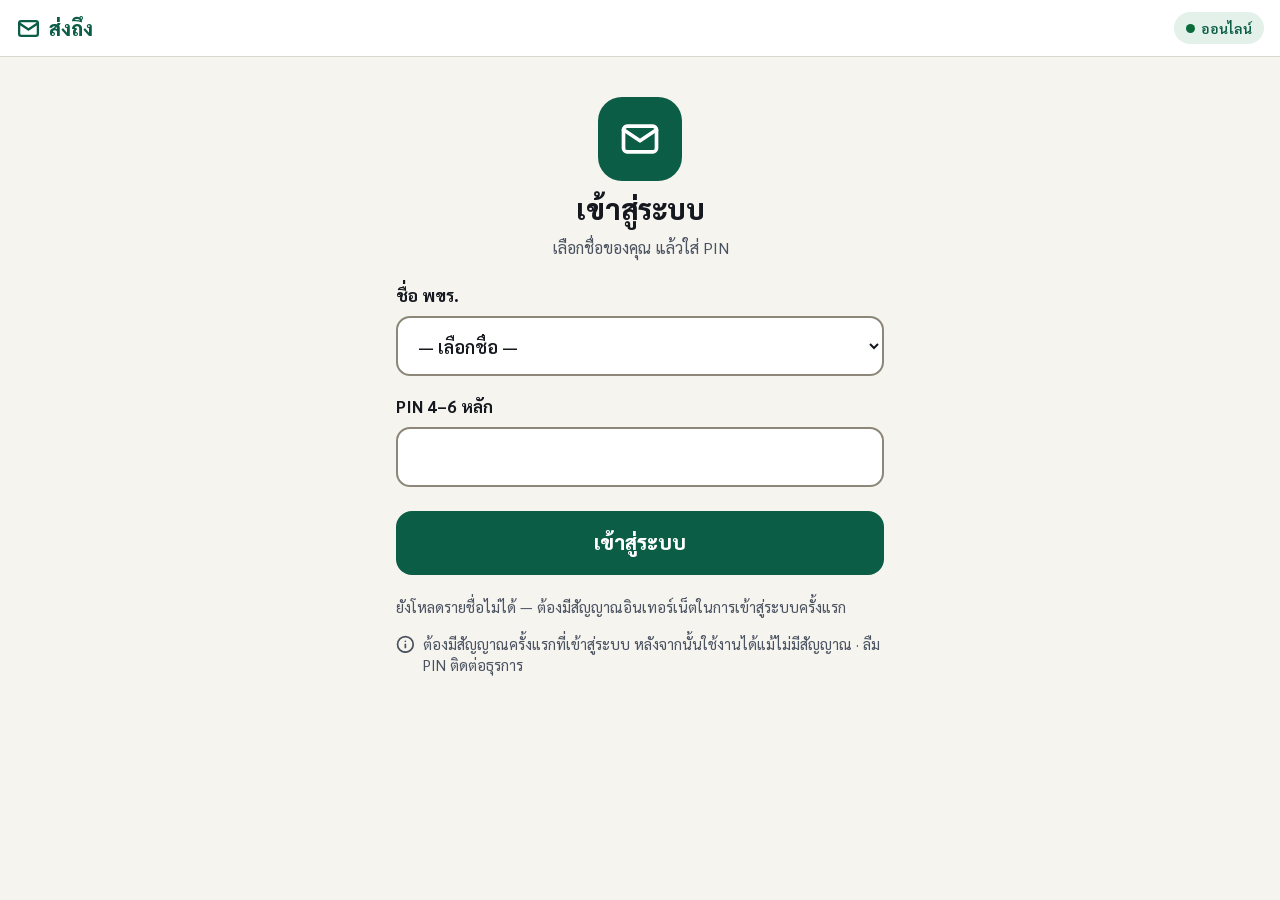
<file: index.html>
<!doctype html>
<html lang="th">
<head>
<meta charset="utf-8">
<meta name="viewport" content="width=device-width, initial-scale=1, viewport-fit=cover">
<meta name="theme-color" content="#0B5D46">
<title>ส่งถึง</title>
<link rel="manifest" href="manifest.webmanifest">
<link rel="icon" href="icon.svg" type="image/svg+xml">
<link rel="apple-touch-icon" href="icon-192.png">
<link rel="preconnect" href="https://fonts.googleapis.com">
<link rel="preconnect" href="https://fonts.gstatic.com" crossorigin>
<link rel="stylesheet" href="https://fonts.googleapis.com/css2?family=Sarabun:wght@400;600;700;800&display=swap">
<link rel="stylesheet" href="styles.css">
</head>
<body>
<!-- ไอคอนใช้ซ้ำ (stroke ตามสีตัวอักษร) -->
<svg width="0" height="0" style="position:absolute" aria-hidden="true">
  <defs>
    <symbol id="i-mail" viewBox="0 0 24 24"><rect x="3" y="5" width="18" height="14" rx="2"/><path d="m3 7 9 6 9-6"/></symbol>
    <symbol id="i-plus" viewBox="0 0 24 24"><path d="M12 5v14M5 12h14"/></symbol>
    <symbol id="i-inbox" viewBox="0 0 24 24"><path d="M22 12h-6l-2 3h-4l-2-3H2"/><path d="M5.45 5.11 2 12v6a2 2 0 0 0 2 2h16a2 2 0 0 0 2-2v-6l-3.45-6.89A2 2 0 0 0 16.76 4H7.24a2 2 0 0 0-1.79 1.11z"/></symbol>
    <symbol id="i-upload" viewBox="0 0 24 24"><path d="M4 14.9A7 7 0 1 1 15.7 8h1.8a4.5 4.5 0 0 1 2.5 8.2"/><path d="M12 12v9"/><path d="m16 16-4-4-4 4"/></symbol>
    <symbol id="i-alert" viewBox="0 0 24 24"><circle cx="12" cy="12" r="10"/><path d="M12 8v4"/><path d="M12 16h.01"/></symbol>
    <symbol id="i-info" viewBox="0 0 24 24"><circle cx="12" cy="12" r="10"/><path d="M12 16v-4"/><path d="M12 8h.01"/></symbol>
    <symbol id="i-wifi-off" viewBox="0 0 24 24"><path d="M12 20h.01"/><path d="M8.5 16.4a5 5 0 0 1 7 0"/><path d="M5 12.9a10 10 0 0 1 5.2-2.8"/><path d="M2 8.8a15 15 0 0 1 4.2-2.6"/><path d="m2 2 20 20"/></symbol>
    <symbol id="i-back" viewBox="0 0 24 24"><path d="m15 18-6-6 6-6"/></symbol>
    <symbol id="i-lock" viewBox="0 0 24 24"><rect x="4" y="11" width="16" height="10" rx="2"/><path d="M8 11V7a4 4 0 0 1 8 0v4"/></symbol>
    <symbol id="i-open" viewBox="0 0 24 24"><rect x="4" y="11" width="16" height="10" rx="2"/><path d="M8 11V7a4 4 0 0 1 7.5-2"/></symbol>
    <symbol id="i-check" viewBox="0 0 24 24"><path d="M20 6 9 17l-5-5"/></symbol>
    <symbol id="i-camera" viewBox="0 0 24 24"><path d="M14.5 4h-5L7 7H4a2 2 0 0 0-2 2v9a2 2 0 0 0 2 2h16a2 2 0 0 0 2-2V9a2 2 0 0 0-2-2h-3l-2.5-3z"/><circle cx="12" cy="13" r="3"/></symbol>
    <symbol id="i-x" viewBox="0 0 24 24"><path d="M18 6 6 18M6 6l12 12"/></symbol>
  </defs>
</svg>

<header class="top">
  <div class="brand"><svg class="ic" aria-hidden="true"><use href="#i-mail"/></svg><span id="appName">ส่งถึง</span></div>
  <div class="net" id="net" role="status"><span class="dot" aria-hidden="true"></span><svg class="ic ic-off" aria-hidden="true"><use href="#i-wifi-off"/></svg><span id="netTxt">ออนไลน์</span></div>
</header>

<main>
  <!-- เข้าสู่ระบบ -->
  <section id="scrLogin" class="screen" hidden>
    <div class="login-head">
      <div class="logo" aria-hidden="true"><svg class="ic"><use href="#i-mail"/></svg></div>
      <h1>เข้าสู่ระบบ</h1>
      <p class="hint">เลือกชื่อของคุณ แล้วใส่ PIN</p>
    </div>
    <label class="field">ชื่อ พขร.<select id="loginDriver"></select></label>
    <label class="field">PIN 4–6 หลัก<input id="loginPin" class="pin" type="password" inputmode="numeric" maxlength="6" autocomplete="off"></label>
    <button class="btn primary big" id="btnLogin">เข้าสู่ระบบ</button>
    <p class="hint" id="loginHint"></p>
    <p class="hint note"><svg class="ic" aria-hidden="true"><use href="#i-info"/></svg><span>ต้องมีสัญญาณครั้งแรกที่เข้าสู่ระบบ หลังจากนั้นใช้งานได้แม้ไม่มีสัญญาณ · ลืม PIN ติดต่อธุรการ</span></p>
  </section>

  <!-- หน้าหลัก -->
  <section id="scrHome" class="screen" hidden>
    <div class="hello">สวัสดี <b id="meName"></b></div>
    <div class="actions">
      <button class="btn primary big action" id="goPickup">
        <span class="action-ic" aria-hidden="true"><svg class="ic"><use href="#i-plus"/></svg></span>
        <span class="action-txt"><span class="action-title">รับซองจากหน่วยงาน</span><span class="action-sub">ถ่ายรูปหน้าซองทุกซอง</span></span>
      </button>
      <button class="btn accent big action" id="goDeliver">
        <span class="action-ic" aria-hidden="true"><svg class="ic"><use href="#i-inbox"/></svg></span>
        <span class="action-txt"><span class="action-title">ส่งเข้ากล่องบัญชี</span><span class="action-sub">ถ่ายรูปกล่อง 1 ครั้งต่อรอบ</span></span>
        <span class="badge" id="handCount" aria-label="ซองในมือ">0</span>
      </button>
    </div>

    <div class="card warn" id="queueCard" hidden>
      <svg class="ic card-ic" aria-hidden="true"><use href="#i-upload"/></svg>
      <div class="card-body">
        <b>รอส่งขึ้นระบบ <span id="queueCount">0</span> รายการ</b>
        <div class="hint">บันทึกในเครื่องแล้ว ไม่ต้องทำอะไร ระบบจะส่งให้เองเมื่อมีสัญญาณ</div>
      </div>
      <button class="btn small" id="btnSync">ส่งตอนนี้</button>
    </div>
    <div class="card bad" id="failCard" hidden></div>

    <h2>ซองในมือ</h2>
    <ul class="list" id="handList"></ul>

    <button class="btn link" id="btnLogout">ออกจากระบบ</button>
  </section>

  <!-- รับซอง -->
  <section id="scrPickup" class="screen" hidden>
    <button class="btn link back" data-back><svg class="ic" aria-hidden="true"><use href="#i-back"/></svg>กลับ</button>
    <h1 class="pri">รับซองจากหน่วยงาน</h1>
    <label class="field"><span class="step"><span class="num">1</span>หน่วยงาน</span><select id="pkDept"></select></label>
    <div class="field"><span class="step"><span class="num">2</span>สภาพซอง</span>
      <div class="seg">
        <label><input type="radio" name="pkSealed" value="1" checked><span><svg class="ic" aria-hidden="true"><use href="#i-lock"/></svg>ปิดผนึก</span></label>
        <label><input type="radio" name="pkSealed" value="0"><span><svg class="ic" aria-hidden="true"><use href="#i-open"/></svg>ไม่ปิดผนึก</span></label>
      </div>
    </div>
    <div class="field"><span class="step"><span class="num">3</span>ถ่ายรูป</span></div>
    <div class="shots" id="pkShots"></div>
    <p class="hint">ซองไม่ปิดผนึก ต้องถ่ายหน้าแรกของเอกสารด้วย · รูปไม่ถูกเก็บในแกลเลอรีของเครื่อง</p>
    <div class="foot">
      <button class="btn primary big" id="pkSave" disabled>บันทึก</button>
      <p class="need" id="pkNeed"></p>
    </div>
  </section>

  <!-- ส่งเข้ากล่อง -->
  <section id="scrDeliver" class="screen" hidden>
    <button class="btn link back" data-back><svg class="ic" aria-hidden="true"><use href="#i-back"/></svg>กลับ</button>
    <h1 class="acc">ส่งเข้ากล่องบัญชี</h1>
    <label class="field" id="dvBoxWrap" hidden>กล่อง<select id="dvBox"></select></label>
    <div class="field row">ซองที่ใส่กล่องรอบนี้ <span class="hint" id="dvSelInfo"></span></div>
    <ul class="list check" id="dvList"></ul>
    <div class="tip"><svg class="ic" aria-hidden="true"><use href="#i-camera"/></svg><span>วางซองบนหรือข้างกล่อง ให้เห็น <b>ป้ายกล่อง</b> และ <b>หน้าซอง</b> ในรูปเดียวกัน ซองเยอะถ่ายได้ถึง 6 รูป</span></div>
    <div class="shots three" id="dvShots"></div>
    <div class="foot">
      <button class="btn accent big" id="dvSave" disabled><svg class="ic" aria-hidden="true"><use href="#i-check"/></svg><span id="dvSaveTxt">ยืนยันส่งเข้ากล่อง</span></button>
    </div>
  </section>

  <!-- สำเร็จ -->
  <section id="scrDone" class="screen center" hidden>
    <div class="check-big" aria-hidden="true"><svg class="ic"><use href="#i-check"/></svg></div>
    <h1 id="doneTitle">บันทึกแล้ว</h1>
    <p id="doneText" class="done-sub"></p>
    <div class="done-card">
      <span class="ok-line"><svg class="ic" aria-hidden="true"><use href="#i-check"/></svg>บันทึกในเครื่องแล้ว · รูปและเวลาครบ</span>
      <span class="wait-line" id="doneWait"><svg class="ic" aria-hidden="true"><use href="#i-upload"/></svg><span>ระบบจะส่งขึ้นระบบให้เองเมื่อมีสัญญาณ ไม่ต้องทำซ้ำ</span></span>
    </div>
    <button class="btn primary big" id="doneOk">กลับหน้าหลัก</button>
  </section>
</main>

<!-- กล้อง -->
<div class="cam" id="cam" hidden>
  <video id="camVideo" playsinline autoplay muted></video>
  <div class="cam-label" id="camLabel"></div>
  <div class="cam-bar">
    <button class="btn ghost" id="camCancel">ยกเลิก</button>
    <button class="shutter" id="camShot" aria-label="ถ่ายรูป"></button>
    <span class="cam-count" id="camCount"></span>
  </div>
</div>
<input type="file" id="fileFallback" accept="image/*" capture="environment" hidden>

<div class="toast" id="toast" role="status" aria-live="polite"></div>
<div class="busy" id="busy"><div class="spinner"></div></div>

<script src="config.js"></script>
<script src="app.js"></script>
</body>
</html>
</file>
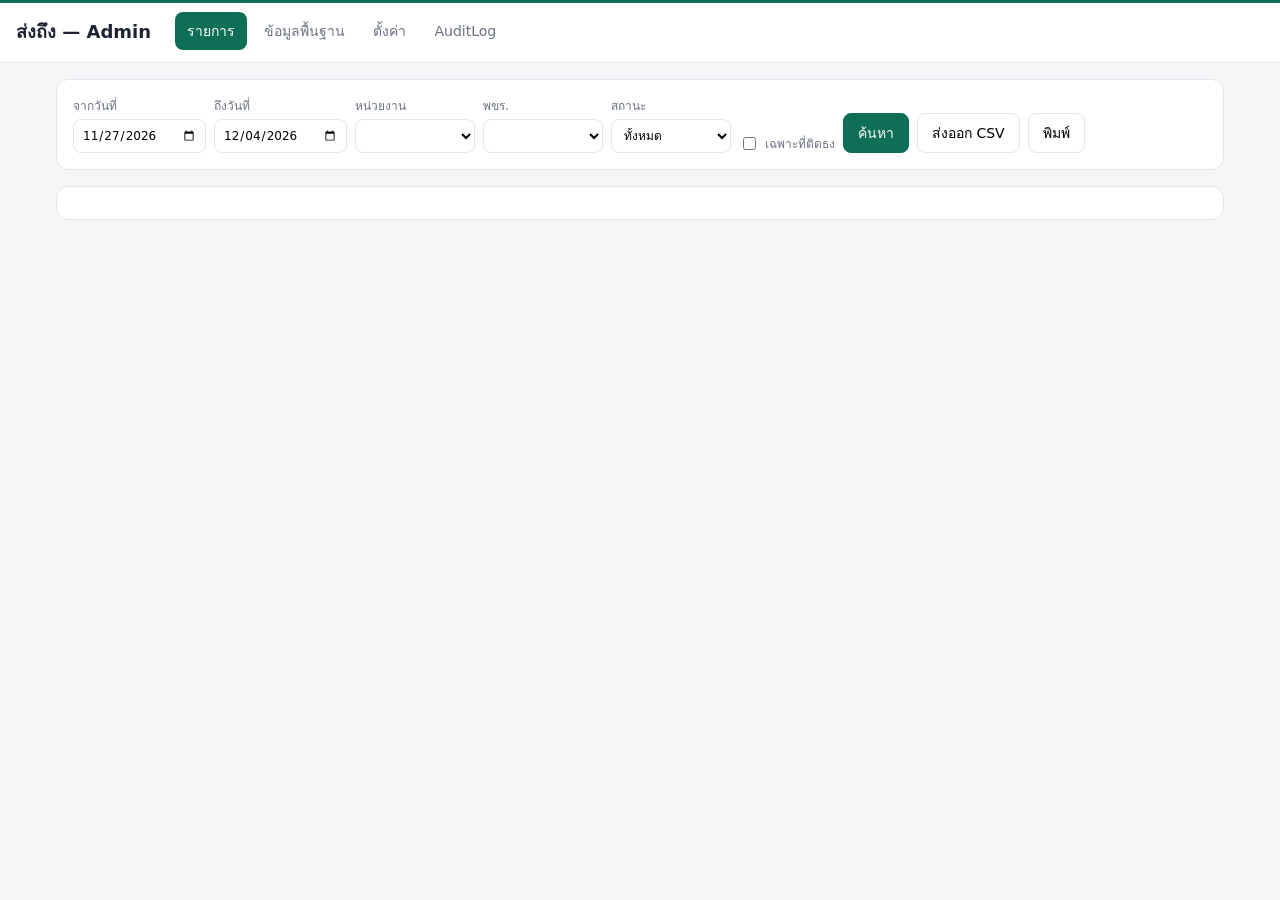
<file: backend/Admin.html>
<!doctype html>
<html lang="th">
<head>
<base target="_top">
<meta charset="utf-8">
<style>
  :root{--bg:#f5f6f8;--card:#fff;--ink:#1d2330;--muted:#6b7280;--line:#e3e6eb;--pri:#0f6e56;--pri-ink:#fff;--warn:#b45309;--warn-bg:#fff7ed;--bad:#b91c1c;--ok:#15803d}
  *{box-sizing:border-box}
  body{margin:0;font-family:"Sarabun","Tahoma",system-ui,sans-serif;background:var(--bg);color:var(--ink);font-size:14px}
  header{background:var(--card);border-bottom:1px solid var(--line);padding:12px 16px;display:flex;gap:12px;align-items:center;flex-wrap:wrap}
  header h1{font-size:18px;margin:0 12px 0 0}
  nav button{background:none;border:0;padding:8px 12px;border-radius:8px;cursor:pointer;font:inherit;color:var(--muted)}
  nav button.on{background:var(--pri);color:var(--pri-ink)}
  main{padding:16px;max-width:1200px;margin:0 auto}
  .card{background:var(--card);border:1px solid var(--line);border-radius:12px;padding:16px;margin-bottom:16px}
  .card h2{font-size:16px;margin:0 0 12px}
  .row{display:flex;gap:8px;flex-wrap:wrap;align-items:end}
  label{display:flex;flex-direction:column;gap:4px;font-size:12px;color:var(--muted)}
  input,select{font:inherit;padding:8px;border:1px solid var(--line);border-radius:8px;min-width:120px;background:#fff}
  button.b{font:inherit;padding:8px 14px;border-radius:8px;border:1px solid var(--line);background:#fff;cursor:pointer}
  button.p{background:var(--pri);color:var(--pri-ink);border-color:var(--pri)}
  button.d{color:var(--bad)}
  table{width:100%;border-collapse:collapse}
  th,td{text-align:left;padding:8px;border-bottom:1px solid var(--line);vertical-align:top}
  th{font-size:12px;color:var(--muted);font-weight:600}
  .tag{display:inline-block;padding:2px 8px;border-radius:999px;font-size:12px;background:#eef2f6}
  .IN_HAND{background:#fef3c7;color:#92400e}.DELIVERED{background:#dcfce7;color:var(--ok)}.VOID{background:#fee2e2;color:var(--bad)}
  .flag{background:var(--warn-bg);color:var(--warn)}
  .muted{color:var(--muted)}
  .thumbs img{width:72px;height:72px;object-fit:cover;border-radius:6px;border:1px solid var(--line);margin:2px;cursor:pointer}
  .setup{background:var(--warn-bg);border-color:#fed7aa}
  .scroll{overflow-x:auto}
  #toast{position:fixed;bottom:16px;left:50%;transform:translateX(-50%);background:var(--ink);color:#fff;padding:10px 16px;border-radius:8px;display:none;z-index:9}
  #busy{position:fixed;top:0;left:0;right:0;height:3px;background:var(--pri);display:none}
  .grid2{display:grid;grid-template-columns:repeat(auto-fit,minmax(320px,1fr));gap:16px}
  @media print{header,nav,.noprint{display:none!important}.card{border:0}}
</style>
</head>
<body>
<div id="busy"></div>
<header>
  <h1 id="appName">ส่งถึง — Admin</h1>
  <nav>
    <button data-tab="records" class="on">รายการ</button>
    <button data-tab="master">ข้อมูลพื้นฐาน</button>
    <button data-tab="settings">ตั้งค่า</button>
    <button data-tab="audit">AuditLog</button>
  </nav>
  <span class="muted" id="who" style="margin-left:auto"></span>
</header>
<main>
  <div id="setupBox" class="card setup" hidden></div>

  <!-- รายการ -->
  <section data-pane="records">
    <div class="card noprint">
      <div class="row">
        <label>จากวันที่<input type="date" id="fFrom"></label>
        <label>ถึงวันที่<input type="date" id="fTo"></label>
        <label>หน่วยงาน<select id="fDept"></select></label>
        <label>พขร.<select id="fDriver"></select></label>
        <label>สถานะ<select id="fStatus">
          <option value="">ทั้งหมด</option><option value="IN_HAND">อยู่ในมือ</option>
          <option value="DELIVERED">ส่งเข้ากล่องแล้ว</option><option value="VOID">ยกเลิก</option></select></label>
        <label style="flex-direction:row;align-items:center;gap:6px"><input type="checkbox" id="fFlag" style="min-width:0">เฉพาะที่ติดธง</label>
        <button class="b p" id="btnSearch">ค้นหา</button>
        <button class="b" id="btnCsv">ส่งออก CSV</button>
        <button class="b" onclick="window.print()">พิมพ์</button>
      </div>
    </div>
    <div class="card">
      <div class="muted" id="resInfo"></div>
      <div class="scroll"><table id="resTable"></table></div>
    </div>
  </section>

  <!-- ข้อมูลพื้นฐาน -->
  <section data-pane="master" hidden>
    <div class="grid2">
      <div class="card"><h2>หน่วยงาน</h2>
        <div class="row"><input id="depName" placeholder="ชื่อหน่วยงาน"><input id="depEmail" type="email" placeholder="อีเมลหน่วยงาน (ถ้ามี)"><button class="b p" id="depAdd">เพิ่ม</button></div>
        <p class="muted">ใส่อีเมลหน่วยงาน = ระบบแจ้งหน่วยงานนั้นอัตโนมัติเมื่อซองของเขาถึงกล่อง</p>
        <table id="depTable"></table></div>
      <div class="card"><h2>พนักงานขับรถ (พขร.)</h2>
        <div class="row"><input id="drvName" placeholder="ชื่อ พขร."><input id="drvPin" placeholder="PIN 4–6 หลัก" inputmode="numeric" maxlength="6"><button class="b p" id="drvAdd">เพิ่ม</button></div>
        <table id="drvTable"></table></div>
      <div class="card"><h2>อีเมลรับแจ้ง</h2>
        <div class="row"><input id="recEmail" placeholder="email@…" type="email">
          <select id="recType"><option value="to">ผู้รับหลัก</option><option value="cc">CC</option></select>
          <button class="b p" id="recAdd">เพิ่ม</button></div>
        <table id="recTable"></table></div>
      <div class="card"><h2>กล่องรับเอกสาร</h2>
        <div class="row"><input id="boxName" placeholder="ชื่อกล่อง (ตรงกับป้ายที่กล่อง)"><button class="b p" id="boxAdd">เพิ่ม</button></div>
        <table id="boxTable"></table></div>
    </div>
  </section>

  <!-- ตั้งค่า -->
  <section data-pane="settings" hidden>
    <div class="card"><h2>ตั้งค่าระบบ</h2>
      <div class="row">
        <label>ชื่อระบบ<input id="sName"></label>
        <label>ติดธงเมื่อเวลาเครื่องห่างจากเซิร์ฟเวอร์เกิน (นาที)<input id="sGap" inputmode="numeric"></label>
        <label>พขร. ยกเลิกรายการตัวเองได้ภายใน (นาที)<input id="sVoid" inputmode="numeric"></label>
        <label style="flex:1">ลิงก์แอป พขร. (GitHub Pages)<input id="sUrl" placeholder="https://…"></label>
        <label>ส่งอีเมลสรุปรายวันตอน (0–23 นาฬิกา, ว่าง = ปิด)<input id="sSummary" inputmode="numeric"></label>
        <label>แจ้งเตือนซองค้างในมือเกิน (ชั่วโมง, 0 = ปิด)<input id="sStale" inputmode="numeric"></label>
        <button class="b p" id="sSave">บันทึก</button>
      </div>
      <p class="muted">ฐานข้อมูล: <a id="lnkSheet" target="_blank">Google Sheet</a> · รูปหลักฐาน: <a id="lnkFolder" target="_blank">โฟลเดอร์ Drive</a></p>
      <p class="muted">สรุปรายวันและแจ้งซองค้างส่งถึง "อีเมลรับแจ้ง" ทุกคน ระบบเช็กทุกชั่วโมง · MailApp บัญชีฟรีส่งได้ประมาณ 100 ผู้รับต่อวัน</p>
      <p class="muted">หมายเหตุ: หน้านี้แก้เวลา รูป หรือผู้บันทึกของรายการไม่ได้ และลบรายการไม่ได้ ทำได้แค่ยกเลิกพร้อมเหตุผล ทุกการกระทำถูกบันทึกใน AuditLog</p>
    </div>
  </section>

  <!-- Audit -->
  <section data-pane="audit" hidden>
    <div class="card"><h2>AuditLog (ล่าสุด 300 รายการ)</h2><div class="scroll"><table id="audTable"></table></div></div>
  </section>
</main>
<div id="toast"></div>

<script>
const S = { st: null, rows: [] };
const $ = s => document.querySelector(s);
const esc = s => String(s == null ? '' : s).replace(/[&<>"']/g, c => ({'&':'&amp;','<':'&lt;','>':'&gt;','"':'&quot;',"'":'&#39;'}[c]));
const fmt = iso => iso ? new Date(iso).toLocaleString('th-TH', {timeZone:'Asia/Bangkok', dateStyle:'short', timeStyle:'medium'}) : '';
const thumb = id => 'https://drive.google.com/thumbnail?id=' + encodeURIComponent(id) + '&sz=w400';
const view = id => 'https://drive.google.com/file/d/' + encodeURIComponent(id) + '/view';
const STATUS_TH = {IN_HAND:'อยู่ในมือ', DELIVERED:'ส่งเข้ากล่องแล้ว', VOID:'ยกเลิก', OK:'ปกติ'};
const FLAG_TH = {TIME_GAP:'เวลาเครื่องห่างจากเซิร์ฟเวอร์', NOT_LIVE_CAMERA:'ไม่ได้ถ่ายผ่านกล้องสด', NO_DEVICE_TIME:'ไม่มีเวลาเครื่อง'};
const flagTxt = f => String(f || '').split(',').filter(Boolean).map(x => FLAG_TH[x] || x).join(', ');

function run(fn, ...args) {
  $('#busy').style.display = 'block';
  return new Promise((ok, bad) => google.script.run
    .withSuccessHandler(r => { $('#busy').style.display = 'none'; ok(r); })
    .withFailureHandler(e => { $('#busy').style.display = 'none'; toast(e.message || String(e)); bad(e); })[fn](...args));
}
function toast(m) { const t = $('#toast'); t.textContent = m; t.style.display = 'block'; clearTimeout(t._h); t._h = setTimeout(() => t.style.display = 'none', 3500); }

document.querySelectorAll('nav button').forEach(b => b.onclick = () => {
  document.querySelectorAll('nav button').forEach(x => x.classList.toggle('on', x === b));
  document.querySelectorAll('[data-pane]').forEach(p => p.hidden = p.dataset.pane !== b.dataset.tab);
  if (b.dataset.tab === 'audit') loadAudit();
});

function apply(st) {
  S.st = st;
  $('#appName').textContent = st.settings.app_name + ' — Admin';
  $('#who').textContent = st.admin + ' · v' + st.version;
  const opts = (list, all) => '<option value="">' + all + '</option>' + list.map(x => '<option value="' + esc(x.id) + '">' + esc(x.name) + (x.active ? '' : ' (ปิด)') + '</option>').join('');
  const keepD = $('#fDept').value, keepV = $('#fDriver').value;
  $('#fDept').innerHTML = opts(st.departments, 'ทั้งหมด'); $('#fDept').value = keepD;
  $('#fDriver').innerHTML = opts(st.drivers, 'ทั้งหมด'); $('#fDriver').value = keepV;

  const tog = (kind, x) => '<button class="b" data-kind="' + kind + '" data-id="' + esc(x.id || x.email) + '">' + (x.active ? 'ปิดใช้งาน' : 'เปิดใช้งาน') + '</button>';
  const ren = (kind, x) => '<button class="b" data-ren="' + kind + '" data-id="' + esc(x.id) + '">แก้ชื่อ</button>';
  const st_ = x => '<span class="tag ' + (x.active ? 'DELIVERED' : 'VOID') + '">' + (x.active ? 'ใช้งาน' : 'ปิด') + '</span>';
  $('#depTable').innerHTML = st.departments.map(x => '<tr><td>' + esc(x.name) + (x.email ? '<div class="muted">' + esc(x.email) + '</div>' : '') + '</td><td>' + st_(x) + '</td><td>' + ren('dep', x) + ' <button class="b" data-depmail="' + esc(x.id) + '">อีเมล</button> ' + tog('dep', x) + '</td></tr>').join('') || '<tr><td class="muted">ยังไม่มี</td></tr>';
  $('#drvTable').innerHTML = st.drivers.map(x => '<tr><td>' + esc(x.name) + '</td><td>' + st_(x) + '</td><td>' + ren('drv', x) + ' <button class="b" data-pin="' + esc(x.id) + '">รีเซ็ต PIN</button> ' + tog('drv', x) + '</td></tr>').join('') || '<tr><td class="muted">ยังไม่มี</td></tr>';
  $('#boxTable').innerHTML = st.boxes.map(x => '<tr><td>' + esc(x.name) + '</td><td>' + st_(x) + '</td><td>' + ren('box', x) + ' ' + tog('box', x) + '</td></tr>').join('') || '<tr><td class="muted">ยังไม่มี</td></tr>';
  $('#recTable').innerHTML = st.recipients.map(x => '<tr><td>' + esc(x.email) + '</td><td>' + (x.type === 'cc' ? 'CC' : 'ผู้รับหลัก') + '</td><td>' + st_(x) + '</td><td>' + tog('rec', x) + '</td></tr>').join('') || '<tr><td class="muted">ยังไม่มี</td></tr>';

  $('#sName').value = st.settings.app_name; $('#sGap').value = st.settings.flag_gap_min;
  $('#sVoid').value = st.settings.driver_void_window_min; $('#sUrl').value = st.settings.driver_app_url;
  $('#sSummary').value = st.settings.daily_summary_hour; $('#sStale').value = st.settings.stale_hours;
  $('#lnkSheet').href = st.sheet_url; $('#lnkFolder').href = st.folder_url;

  const act = l => l.filter(x => x.active).length;
  const todo = [];
  if (!act(st.departments)) todo.push('เพิ่มหน่วยงาน');
  if (!act(st.drivers)) todo.push('เพิ่ม พขร. พร้อม PIN');
  if (!act(st.recipients)) todo.push('เพิ่มอีเมลรับแจ้ง (ไม่มี = ไม่ส่งอีเมลหลักฐาน)');
  if (!act(st.boxes)) todo.push('เพิ่มกล่องรับเอกสาร');
  if (!st.settings.driver_app_url) todo.push('ใส่ลิงก์แอป พขร. ในหน้าตั้งค่า');
  $('#setupBox').hidden = !todo.length;
  $('#setupBox').innerHTML = '<b>ตั้งค่าให้ครบก่อนเริ่มใช้งาน:</b><ol>' + todo.map(t => '<li>' + t + '</li>').join('') + '</ol>' +
    (st.settings.driver_app_url ? '' : '');
}

const findIn = (kind, id) => ({dep: S.st.departments, drv: S.st.drivers, box: S.st.boxes, rec: S.st.recipients}[kind]).find(x => (x.id || x.email) === id);
const SAVE = {dep: 'adminSaveDepartment', drv: 'adminSaveDriver', box: 'adminSaveBox', rec: 'adminSaveRecipient'};

document.addEventListener('click', async e => {
  const t = e.target;
  if (t.dataset.kind) {
    const x = findIn(t.dataset.kind, t.dataset.id);
    const o = t.dataset.kind === 'rec' ? {email: x.email, type: x.type, active: !x.active} : {id: x.id, name: x.name, active: !x.active};
    apply(await run(SAVE[t.dataset.kind], o));
  } else if (t.dataset.ren) {
    const x = findIn(t.dataset.ren, t.dataset.id);
    const name = prompt('ชื่อใหม่', x.name);
    if (name && name.trim() !== x.name) apply(await run(SAVE[t.dataset.ren], {id: x.id, name: name.trim(), active: x.active}));
  } else if (t.dataset.depmail) {
    const x = findIn('dep', t.dataset.depmail);
    const email = prompt('อีเมลของ ' + x.name + ' (เว้นว่าง = ไม่แจ้งหน่วยงานนี้)', x.email || '');
    if (email !== null) apply(await run('adminSaveDepartment', {id: x.id, name: x.name, active: x.active, email: email.trim()}));
  } else if (t.dataset.pdf) {
    const url = await run('adminExportPdf', {type: t.dataset.pdf, id: t.dataset.id});
    toast('สร้าง PDF แล้ว — เก็บในโฟลเดอร์ exports');
    window.open(url, '_blank');
  } else if (t.dataset.pin) {
    const x = findIn('drv', t.dataset.pin);
    const pin = prompt('PIN ใหม่ของ ' + x.name + ' (ตัวเลข 4–6 หลัก)');
    if (pin) { apply(await run('adminSaveDriver', {id: x.id, name: x.name, active: x.active, pin: pin})); toast('ตั้ง PIN ใหม่แล้ว — เครื่องที่ล็อกอินอยู่จะต้องเข้าใหม่'); }
  } else if (t.dataset.void) {
    const reason = prompt('เหตุผลที่ยกเลิก (บันทึกใน AuditLog)');
    if (reason) { await run('adminVoid', {type: t.dataset.void, id: t.dataset.id, reason: reason}); toast('ยกเลิกแล้ว'); search(); }
  } else if (t.dataset.note) {
    const r = S.rows.find(x => x.id === t.dataset.id);
    const note = prompt('หมายเหตุ', r ? r.note : '');
    if (note !== null) { await run('adminAddNote', {type: 'envelope', id: t.dataset.id, note: note}); search(); }
  } else if (t.dataset.resend) {
    toast('สถานะอีเมล: ' + await run('adminResendEmail', t.dataset.resend)); search();
  } else if (t.dataset.img) {
    window.open(view(t.dataset.img), '_blank');
  }
});

$('#depAdd').onclick = async () => { const n = $('#depName').value.trim(); if (!n) return; apply(await run('adminSaveDepartment', {name: n, email: $('#depEmail').value.trim()})); $('#depName').value = ''; $('#depEmail').value = ''; };
$('#boxAdd').onclick = async () => { const n = $('#boxName').value.trim(); if (!n) return; apply(await run('adminSaveBox', {name: n})); $('#boxName').value = ''; };
$('#drvAdd').onclick = async () => { const n = $('#drvName').value.trim(); if (!n) return; apply(await run('adminSaveDriver', {name: n, pin: $('#drvPin').value.trim()})); $('#drvName').value = ''; $('#drvPin').value = ''; };
$('#recAdd').onclick = async () => { const m = $('#recEmail').value.trim(); if (!m) return; apply(await run('adminSaveRecipient', {email: m, type: $('#recType').value})); $('#recEmail').value = ''; };
$('#sSave').onclick = async () => { apply(await run('adminSaveSettings', {app_name: $('#sName').value, flag_gap_min: $('#sGap').value, driver_void_window_min: $('#sVoid').value, driver_app_url: $('#sUrl').value, daily_summary_hour: $('#sSummary').value, stale_hours: $('#sStale').value})); toast('บันทึกแล้ว'); };

async function search() {
  const r = await run('adminSearch', {from: $('#fFrom').value, to: $('#fTo').value, dept_id: $('#fDept').value, driver_id: $('#fDriver').value, status: $('#fStatus').value, flagged: $('#fFlag').checked});
  S.rows = r.rows;
  $('#resInfo').textContent = 'พบ ' + r.total + ' ซอง' + (r.total > r.limit ? ' (แสดง ' + r.limit + ' รายการล่าสุด — กรองให้แคบลง)' : '');
  const imgs = ids => '<div class="thumbs">' + ids.map(id => '<img loading="lazy" src="' + thumb(id) + '" data-img="' + esc(id) + '" alt="">').join('') + '</div>';
  $('#resTable').innerHTML = '<tr><th>รับซอง (เวลาเซิร์ฟเวอร์)</th><th>หน่วยงาน</th><th>พขร.</th><th>รูปซอง</th><th>สถานะ</th><th>ส่งเข้ากล่อง</th><th>รูปในกล่อง</th><th class="noprint"></th></tr>' +
    r.rows.map(x => {
      const d = x.delivery;
      const flags = [x.flag && ('รับซอง: ' + flagTxt(x.flag)), d && d.flag && ('ส่งกล่อง: ' + flagTxt(d.flag))].filter(Boolean);
      return '<tr><td>' + fmt(x.server_at) + '<div class="muted">' + esc(x.id.slice(0, 8)) + '</div></td>' +
        '<td>' + esc(x.dept_name) + '<div class="muted">' + (x.sealed ? 'ปิดผนึก' : 'ไม่ปิดผนึก') + '</div></td>' +
        '<td>' + esc(x.driver_name) + '</td><td>' + imgs(x.photo_ids) + '</td>' +
        '<td><span class="tag ' + x.status + '">' + STATUS_TH[x.status] + '</span>' +
          flags.map(f => '<div class="tag flag" style="margin-top:4px">' + esc(f) + '</div>').join('') +
          (x.void_reason ? '<div class="muted">เหตุผล: ' + esc(x.void_reason) + '</div>' : '') +
          (x.note ? '<div class="muted">หมายเหตุ: ' + esc(x.note) + '</div>' : '') + '</td>' +
        '<td>' + (d ? fmt(d.server_at) + '<div class="muted">' + esc(d.box_name) + ' · ' + d.envelope_count + ' ซอง<br>อีเมล: ' + esc(d.email_status) + (d.dept_email_status ? '<br>แจ้งหน่วยงาน: ' + esc(d.dept_email_status) : '') + '</div>' : '-') + '</td>' +
        '<td>' + (d ? imgs(d.photo_ids) : '') + '</td>' +
        '<td class="noprint">' +
          (x.status !== 'VOID' ? '<button class="b d" data-void="envelope" data-id="' + esc(x.id) + '">ยกเลิกซอง</button> ' : '') +
          (d && d.status !== 'VOID' ? '<button class="b d" data-void="delivery" data-id="' + esc(d.id) + '">ยกเลิกรอบส่ง</button> ' : '') +
          (d && (d.email_status !== 'SENT' || String(d.dept_email_status || '').indexOf('ERROR') === 0) ? '<button class="b" data-resend="' + esc(d.id) + '">ส่งอีเมลซ้ำ</button> ' : '') +
          '<button class="b" data-note="' + esc(x.id) + '">หมายเหตุ</button> ' +
          '<button class="b" data-pdf="envelope" data-id="' + esc(x.id) + '">PDF</button></td></tr>';
    }).join('');
}
$('#btnSearch').onclick = search;

$('#btnCsv').onclick = () => {
  if (!S.rows.length) return toast('ค้นหาก่อน');
  const head = ['envelope_id','received_at_server','captured_at_device','dept','sealed','driver','status','flag','void_reason','note','delivery_id','delivered_at_server','box','email_status','envelope_photos','box_photos'];
  const q = v => '"' + String(v == null ? '' : v).replace(/"/g, '""') + '"';
  const lines = S.rows.map(x => { const d = x.delivery || {}; return [x.id, fmt(x.server_at), fmt(x.captured_at), x.dept_name, x.sealed ? 'ปิดผนึก' : 'ไม่ปิดผนึก', x.driver_name, STATUS_TH[x.status], [x.flag, d.flag].filter(Boolean).join(' | '), x.void_reason, x.note, d.id, fmt(d.server_at), d.box_name, d.email_status, x.photo_ids.map(view).join(' '), (d.photo_ids || []).map(view).join(' ')].map(q).join(','); });
  const blob = new Blob(['﻿' + [head.join(',')].concat(lines).join('\n')], {type: 'text/csv;charset=utf-8'});
  const a = document.createElement('a'); a.href = URL.createObjectURL(blob); a.download = 'docdrop_' + new Date().toISOString().slice(0, 10) + '.csv'; a.click();
};

async function loadAudit() {
  const rows = await run('adminAudit', 300);
  $('#audTable').innerHTML = '<tr><th>เวลา</th><th>ผู้กระทำ</th><th>การกระทำ</th><th>รายการ</th><th>รายละเอียด</th></tr>' +
    rows.map(r => '<tr><td>' + fmt(r.ts) + '</td><td>' + esc(r.actor) + '</td><td>' + esc(r.action) + '</td><td>' + esc(r.target) + '</td><td class="muted">' + esc(r.detail) + '</td></tr>').join('');
}

(async () => {
  const today = new Date(Date.now() + 7 * 36e5).toISOString().slice(0, 10);
  $('#fTo').value = today;
  $('#fFrom').value = new Date(Date.now() + 7 * 36e5 - 7 * 864e5).toISOString().slice(0, 10);
  apply(await run('adminInit'));
  search();
})();
</script>
</body>
</html>
</file>
<file: styles.css>
/* ส่งถึง — แอป พขร.
 * ใช้กลางแดด/ในโกดัง บนมือถือราคาประหยัด → คอนทราสต์สูง (WCAG AA), ปุ่ม ≥56px, ไม่พึ่งสีอย่างเดียว
 * id/class ที่ app.js อ้างถึงต้องคงไว้ (ดู HANDOFF.md §7)
 */
:root{
  --bg:#F5F4EF; --card:#FFFFFF; --ink:#15191F; --ink-2:#3A414C; --muted:#4A5260;
  --line:#D9D6CC; --line-2:#B9B4A6; --line-3:#8C8778; --soft:#ECEAE3; --disabled:#E4E1D8;
  --pri:#0B5D46; --pri-dark:#073D2E; --pri-soft:#E3F1EA; --pri-ink:#FFFFFF;
  --acc:#1D3F8F; --acc-dark:#132B63; --acc-soft:#E6ECF8; --acc-ink:#FFFFFF;
  --warn:#5C3A00; --warn-line:#E7B54A; --warn-btn:#8A5A00; --warn-bg:#FFF4DC;
  --bad:#9B1C13; --bad-line:#E8A39D; --bad-bg:#FDECEA;
  --ok:#0B6B3A;
  --r:14px; --r-lg:18px; --tap:56px;
  --font:"Sarabun","Noto Sans Thai",system-ui,sans-serif;
}
*{box-sizing:border-box;-webkit-tap-highlight-color:transparent}
html,body{margin:0;background:var(--bg);color:var(--ink);font-family:var(--font);font-size:17px;line-height:1.45}
main{max-width:520px;margin:0 auto;padding:16px 16px calc(24px + env(safe-area-inset-bottom))}
h1{font-size:26px;font-weight:800;line-height:1.25;margin:4px 0 18px}
h1.pri{color:var(--pri)} h1.acc{color:var(--acc)}
h2{font-size:18px;font-weight:700;margin:24px 0 10px;color:var(--ink)}
[hidden]{display:none!important}
b{font-weight:700}

/* ไอคอน: <svg class="ic"><use href="#i-…"/></svg> */
.ic{width:1.25em;height:1.25em;flex-shrink:0;fill:none;stroke:currentColor;stroke-width:2.2;stroke-linecap:round;stroke-linejoin:round;pointer-events:none;vertical-align:middle}

/* ---------- แถบบน ---------- */
.top{position:sticky;top:0;z-index:5;display:flex;justify-content:space-between;align-items:center;gap:8px;padding:12px 16px;padding-top:calc(12px + env(safe-area-inset-top));background:var(--card);border-bottom:1px solid var(--line)}
.brand{display:flex;align-items:center;gap:8px;font-weight:800;font-size:20px;color:var(--pri);min-width:0}
.brand span{overflow:hidden;text-overflow:ellipsis;white-space:nowrap}
.net{display:flex;gap:6px;align-items:center;padding:6px 12px;border-radius:999px;background:var(--pri-soft);color:var(--pri);font-size:14px;font-weight:600;white-space:nowrap}
.net .dot{width:9px;height:9px;border-radius:50%;background:var(--ok)}
.net .ic-off{display:none;width:16px;height:16px}
/* ออฟไลน์เป็นเรื่องปกติ → สีเทาสงบ ไม่ใช่สีแดง */
.net.off{background:var(--soft);color:var(--ink-2)}
.net.off .dot{display:none}
.net.off .ic-off{display:inline-block}

/* ---------- ฟอร์ม ---------- */
.field{display:flex;flex-direction:column;gap:8px;margin-bottom:18px;font-weight:700}
.field.row{flex-direction:row;justify-content:space-between;align-items:baseline;margin-bottom:10px}
.field.row .hint{font-size:15px;font-weight:600;color:var(--ink-2)}
.step{display:flex;align-items:center}
.num{display:inline-flex;align-items:center;justify-content:center;width:26px;height:26px;margin-right:8px;border-radius:50%;background:var(--ink);color:#fff;font-size:15px}
select,input[type=password],input[type=text]{font:inherit;font-size:18px;font-weight:600;min-height:60px;padding:0 16px;border:2px solid var(--line-3);border-radius:var(--r);background:#fff;color:var(--ink);width:100%}
select:focus,input:focus{outline:none;border-color:var(--pri);box-shadow:0 0 0 3px var(--pri-soft)}
input.pin{font-size:26px;letter-spacing:10px}

.seg{display:grid;grid-template-columns:repeat(2,minmax(0,1fr));gap:10px}
.seg label{display:block;cursor:pointer}
.seg input{position:absolute;opacity:0;width:1px;height:1px}
.seg span{display:flex;align-items:center;justify-content:center;gap:8px;min-height:60px;border:2px solid var(--line-3);border-radius:var(--r);background:#fff;color:var(--ink-2);font-weight:600}
.seg input:checked+span{border:3px solid var(--pri);background:var(--pri-soft);color:var(--pri);font-weight:800}
.seg input:focus-visible+span{box-shadow:0 0 0 3px var(--pri-soft),0 0 0 5px var(--pri)}

/* ---------- ปุ่ม ---------- */
.btn{font:inherit;display:inline-flex;align-items:center;justify-content:center;gap:8px;min-height:44px;border:1.5px solid var(--line-2);background:#fff;color:var(--ink-2);border-radius:12px;padding:0 14px;font-size:15px;font-weight:600;cursor:pointer}
.btn:focus-visible,.shot:focus-visible,.shutter:focus-visible{outline:3px solid var(--acc);outline-offset:2px}
.btn.big{width:100%;min-height:64px;border:0;border-radius:16px;font-size:20px;font-weight:800;margin:6px 0}
.btn.primary{background:var(--pri);color:var(--pri-ink)}
.btn.accent{background:var(--acc);color:var(--acc-ink)}
.btn.small{min-height:44px;font-size:15px}
.btn.link{border:0;background:none;color:var(--muted);padding:0 4px;text-decoration:underline}
.btn.ghost{min-height:52px;padding:0 18px;border:2px solid rgba(255,255,255,.6);background:transparent;color:#fff;font-size:17px;font-weight:700}
.btn:disabled,.btn.big:disabled{background:var(--disabled);border:2px solid var(--line-2);color:var(--muted);cursor:default}
.btn.big .ic{width:24px;height:24px;stroke-width:2.6}
.back{text-decoration:none!important;color:var(--ink)!important;font-size:17px;margin:-6px 0 6px -6px;padding:0 6px!important;min-height:48px}
.back .ic{width:24px;height:24px;stroke-width:2.4}

/* หน้าหลัก: 2 ปุ่มใหญ่ */
.hello{margin:0 0 12px;color:var(--muted)}
.hello b{color:var(--ink)}
.actions{display:flex;flex-direction:column;gap:12px}
.btn.action{justify-content:flex-start;gap:14px;min-height:92px;padding:14px 18px;margin:0;border-radius:var(--r-lg);text-align:left}
.action-ic{width:56px;height:56px;flex-shrink:0;border-radius:14px;background:rgba(255,255,255,.16);display:flex;align-items:center;justify-content:center}
.action-ic .ic{width:30px;height:30px}
.action-txt{display:flex;flex-direction:column;flex:1;min-width:0}
.action-title{font-size:22px;font-weight:800;line-height:1.25}
.action-sub{font-size:15px;font-weight:400;opacity:.92}
.badge{min-width:44px;height:44px;padding:0 10px;border-radius:999px;background:#fff;color:var(--acc);font-size:20px;font-weight:800;display:flex;align-items:center;justify-content:center}
.btn.action:disabled{background:var(--disabled);color:var(--muted)}
.btn.action:disabled .action-ic{background:rgba(0,0,0,.06)}
.btn.action:disabled .badge{color:var(--muted)}

/* ---------- การ์ด ---------- */
.card{display:flex;gap:12px;align-items:flex-start;background:var(--card);border:1.5px solid var(--line);border-radius:16px;padding:14px;margin:12px 0}
.card-ic{width:26px;height:26px;margin-top:2px}
.card-body{flex:1;display:flex;flex-direction:column;gap:2px}
.card.warn{background:var(--warn-bg);border-color:var(--warn-line);color:var(--warn)}
.card.warn .hint{color:var(--warn);font-size:15px}
.card.warn .btn{border-color:var(--warn-btn);color:var(--warn);font-weight:700;flex-shrink:0}
.card.bad{display:block;background:var(--bad-bg);border-color:var(--bad-line);color:var(--bad)}
.card.bad hr{border:0;border-top:1px solid var(--bad-line);margin:12px 0}
.card.bad .btn{margin-top:8px;border-color:var(--bad);color:var(--bad)}
.hint{color:var(--muted);font-size:15px;font-weight:400}
.hint.note{display:flex;gap:8px;align-items:flex-start;margin-top:14px}
.hint.note .ic{margin-top:2px}
.tip{display:flex;gap:10px;align-items:flex-start;background:var(--acc-soft);color:var(--acc-dark);border-radius:var(--r);padding:12px 14px;font-size:15px;margin:12px 0}
.tip .ic{width:22px;height:22px;margin-top:1px}

/* ---------- รายการซอง ---------- */
.list{list-style:none;padding:0;margin:0;display:flex;flex-direction:column;gap:8px}
.list li{display:flex;gap:12px;align-items:center;background:var(--card);border:1.5px solid var(--line);border-radius:var(--r);padding:12px 14px}
.list li .grow{flex:1;min-width:0}
.list li .name{font-size:18px;font-weight:700}
.list li .sub{display:flex;flex-wrap:wrap;align-items:center;gap:6px;font-size:14px;color:var(--muted)}
/* ยังไม่ขึ้นระบบ: เส้นประ + ป้าย (ไม่พึ่งสีอย่างเดียว) */
.list li.local{border:2px dashed var(--line-2)}
.pill{display:inline-flex;align-items:center;gap:4px;padding:0 8px;border-radius:999px;background:var(--warn-bg);color:var(--warn);font-weight:600}
.pill .ic{width:13px;height:13px;stroke-width:2.6}
.list.check{gap:6px}
.list.check li{cursor:pointer;min-height:60px;padding:6px 14px;border:2px solid var(--line-2)}
.list.check li.on{border-color:var(--acc)}
.list.check li.local{border-style:dashed}
.list.check li .name{font-size:17px}
.list.check input{width:26px;height:26px;margin:0;flex-shrink:0;accent-color:var(--acc)}
.list li.empty{display:block;color:var(--muted);text-align:center;padding:20px 16px;border:2px dashed var(--line-2);background:transparent}

/* ---------- ช่องรูป ---------- */
.shots{display:grid;grid-template-columns:repeat(2,minmax(0,1fr));gap:10px;margin-bottom:8px}
.shots.three{grid-template-columns:repeat(3,minmax(0,1fr));gap:8px}
.shot{font:inherit;position:relative;aspect-ratio:3/4;border:3px dashed var(--line-2);border-radius:var(--r);display:flex;flex-direction:column;align-items:center;justify-content:center;gap:6px;background:#fff;color:var(--ink-2);text-align:center;padding:10px;cursor:pointer;overflow:hidden;width:100%}
.shot .ico{width:56px;height:56px;border-radius:50%;background:var(--soft);display:flex;align-items:center;justify-content:center}
.shot .ico .ic{width:28px;height:28px}
.shot-label{font-size:17px;font-weight:800;line-height:1.3}
.shot .hint{font-size:14px;color:var(--ink-2)}
.shot.req{border-color:var(--pri);color:var(--pri)}
.shot.req .ico{background:var(--pri);color:#fff}
#dvShots .shot.req{border-color:var(--acc);color:var(--acc)}
#dvShots .shot.req .ico{background:var(--acc)}
.shots.three .shot .ico{width:44px;height:44px}
.shots.three .shot-label{font-size:15px}
.shot img{position:absolute;inset:0;width:100%;height:100%;object-fit:cover}
.shot .x{position:absolute;top:6px;right:6px;width:44px;height:44px;border-radius:50%;border:0;background:rgba(21,25,31,.78);color:#fff;display:flex;align-items:center;justify-content:center;padding:0;cursor:pointer}
.shot .x .ic{width:20px;height:20px;stroke-width:2.6}
.shot-cap{position:absolute;left:0;right:0;bottom:0;display:flex;align-items:center;gap:6px;padding:6px 10px;background:rgba(21,25,31,.8);color:#fff;font-size:14px;font-weight:600;text-align:left}
.shot-cap .ic{width:16px;height:16px;stroke-width:2.8}

.foot{margin-top:20px}
.need{margin:4px 0 0;text-align:center;font-size:15px;font-weight:600;color:var(--ink-2);min-height:1.45em}

/* ---------- กล้อง ---------- */
.cam{position:fixed;inset:0;z-index:20;background:#000;color:#fff;display:flex;flex-direction:column}
.cam video{flex:1;width:100%;min-height:0;object-fit:cover}
.cam-label{position:absolute;top:calc(16px + env(safe-area-inset-top));left:12px;right:12px;display:flex;flex-direction:column;gap:8px;padding:12px 14px;border-radius:14px;background:rgba(0,0,0,.72);font-size:16px}
.cam-label b{font-size:19px;font-weight:800}
.need-item{display:flex;align-items:center;gap:10px}
.mark{width:22px;height:14px;border-radius:3px;flex-shrink:0;border:3px solid #FFD25A}
.mark.m1{border:3px dashed #fff}
.cam-bar{display:grid;grid-template-columns:repeat(3,minmax(0,1fr));align-items:center;padding:18px 20px calc(24px + env(safe-area-inset-bottom));background:#000}
.cam-bar .btn{justify-self:start}
.shutter{justify-self:center;width:84px;height:84px;border-radius:50%;border:6px solid #fff;background:#fff;box-shadow:inset 0 0 0 5px #000;cursor:pointer;padding:0}
.shutter:active{transform:scale(.94)}
.cam-count{justify-self:end;font-size:15px;font-weight:600;color:#D7D3C8}

/* ---------- สำเร็จ ---------- */
.screen.center{display:flex;flex-direction:column;align-items:center;text-align:center;padding-top:40px}
.screen.center[hidden]{display:none!important}
.check-big{width:120px;height:120px;margin:0 auto 16px;border-radius:50%;background:var(--ok);color:#fff;display:flex;align-items:center;justify-content:center}
.check-big .ic{width:68px;height:68px;stroke-width:3}
.center h1{font-size:32px;margin:0 0 6px}
.done-sub{margin:0 0 20px;font-size:20px;font-weight:600}
.done-card{width:100%;display:flex;flex-direction:column;gap:10px;padding:16px;border-radius:16px;background:var(--card);border:1.5px solid var(--line);text-align:left;margin-bottom:24px}
.ok-line{display:flex;align-items:center;gap:10px;font-weight:700;color:var(--pri)}
.ok-line .ic{stroke-width:2.6}
.wait-line{display:flex;align-items:flex-start;gap:10px;font-size:16px;color:var(--warn)}
.wait-line .ic{margin-top:1px}

/* ---------- เข้าสู่ระบบ ---------- */
.login-head{display:flex;flex-direction:column;align-items:center;gap:10px;text-align:center;margin:24px 0 24px}
.login-head h1{margin:0;font-size:28px}
.login-head .hint{margin:0;font-size:16px}
.logo{width:84px;height:84px;border-radius:24px;background:var(--pri);color:#fff;display:flex;align-items:center;justify-content:center}
.logo .ic{width:44px;height:44px;stroke-width:2}

/* ---------- toast / busy ---------- */
.toast{position:fixed;left:16px;right:16px;bottom:calc(20px + env(safe-area-inset-bottom));max-width:488px;margin:0 auto;background:var(--ink);color:#fff;padding:14px 16px;border-radius:14px;font-size:16px;z-index:30;opacity:0;pointer-events:none;transition:opacity .2s}
.toast.on{opacity:1}
.busy{position:fixed;inset:0;background:rgba(245,244,239,.7);z-index:40;display:none;align-items:center;justify-content:center}
.busy.on{display:flex}
.spinner{width:48px;height:48px;border:5px solid var(--line);border-top-color:var(--pri);border-radius:50%;animation:sp 1s linear infinite}
@keyframes sp{to{transform:rotate(360deg)}}
@media (prefers-reduced-motion:reduce){.toast{transition:none}.spinner{animation-duration:3s}}
</file>
